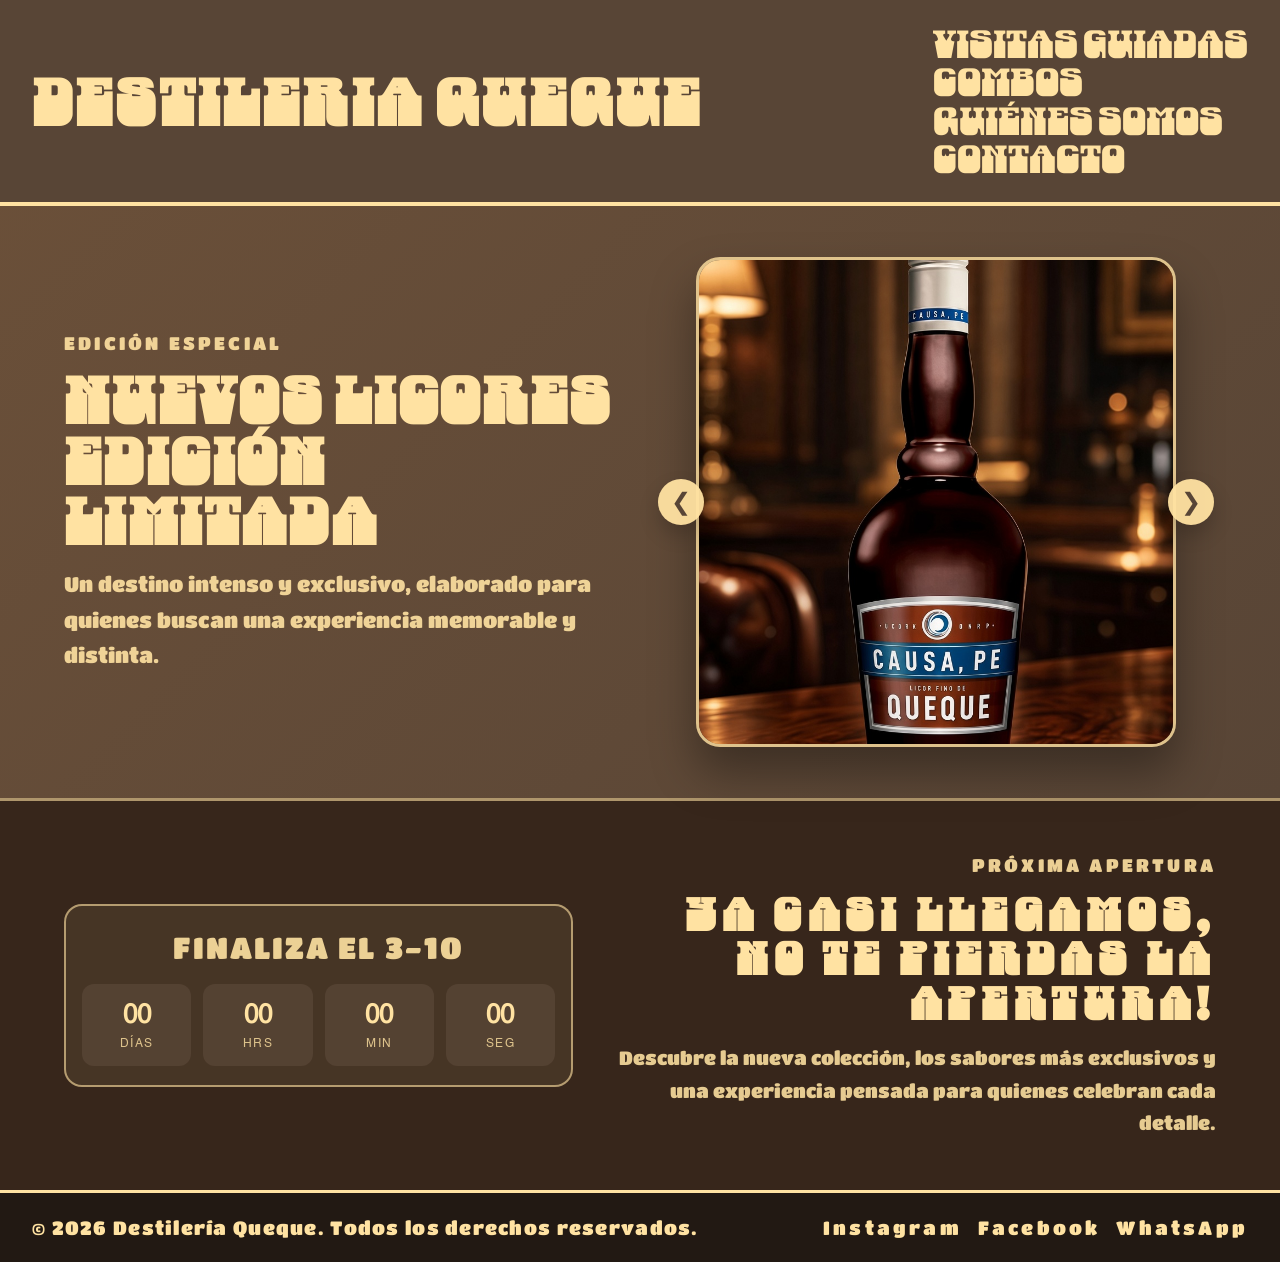
<file: index.html>
<!DOCTYPE html>
<html lang="es-MX">
    <head>
        <meta charset="UTF-8">
        <meta name="viewport" content="width=device-width, initial-scale=1.0">
        <link rel="icon" href="Images/General/icono.png">
        <title>Destileria QUEQUE</title>
        <link rel="stylesheet" href="css/base.css">
        <link rel="stylesheet" href="css/layout.css">
        <link rel="stylesheet" href="css/index.css">
    </head>
    <body>
        <header>
            <a href="index.html"><h1>Destileria QUEQUE</h1></a>
            <nav>
                <a href="charlas.html">Visitas guiadas</a>
                <a href="combos.html">Combos</a>
                <a href="nosotros.html">Quiénes somos</a>
                <a href="#footer">Contacto</a>
            </nav>
        </header>

        <main class="promoHero">
            <section class="textoHero">
                <p class="etiqueta">Edición especial</p>
                <h2>Nuevos licores<br>edición limitada</h2>
                <p class="descripcion">
                    Un destino intenso y exclusivo, elaborado para quienes buscan una experiencia
                    memorable y distinta.
                </p>
            </section>

            <div class="carrusel" aria-label="Carrusel de productos">
                <button class="botonCarrusel anterior" type="button" aria-label="Anterior">&#10094;</button>

                <div class="pistaCarrusel">
                    <img class="slideCarrusel activo"
                        src="Images/index/botellaQueque.jpg"
                        alt="Botella de licor Queque">
                    <img class="slideCarrusel"
                        src="Images/index/botellaQuequeCitric.jpg"
                        alt="Botella de licor Queque citrico">
                </div>

                <button class="botonCarrusel siguiente" type="button" aria-label="Siguiente">&#10095;</button>
            </div>
        </main>

            <section class="panelEvento">
                <div class="ladoIzquierdo">
                    <div class="cajaTemporizador">
                        <p class="etiquetaTemporizador">Finaliza el 3-10</p>
                        <div class="temporizador" data-target="2026-10-03T23:59:59">
                            <div class="bloqueTiempo">
                                <span class="valor" data-unit="days">00</span>
                                <span class="textoTiempo">Días</span>
                            </div>
                            <div class="bloqueTiempo">
                                <span class="valor" data-unit="hours">00</span>
                                <span class="textoTiempo">Hrs</span>
                            </div>
                            <div class="bloqueTiempo">
                                <span class="valor" data-unit="minutes">00</span>
                                <span class="textoTiempo">Min</span>
                            </div>
                            <div class="bloqueTiempo">
                                <span class="valor" data-unit="seconds">00</span>
                                <span class="textoTiempo">Seg</span>
                            </div>
                        </div>
                    </div>
                </div>

                <div class="textoEvento">
                    <p class="etiqueta">Próxima apertura</p>
                    <h3>Ya casi llegamos, no te pierdas la apertura!</h3>
                    <p>
                        Descubre la nueva colección, los sabores más exclusivos y una experiencia
                        pensada para quienes celebran cada detalle.
                    </p>
                </div>
            </section>

            <footer id="footer">
                <p>© 2026 Destilería Queque. Todos los derechos reservados.</p>
                <nav>
                    <a href="https://www.instagram.com/destileriakalmar/" target="_blank" rel="noreferrer">Instagram</a>
                    <a href="https://facebook.com" target="_blank" rel="noreferrer">Facebook</a>
                    <a href="https://wa.me/+5492235401044" target="_blank" rel="noreferrer">WhatsApp</a>
                </nav>
            </footer>

            <script src="js/carrusel.js"></script>
            <script src="js/temporizador.js"></script>
        </body>
    </html>
</file>
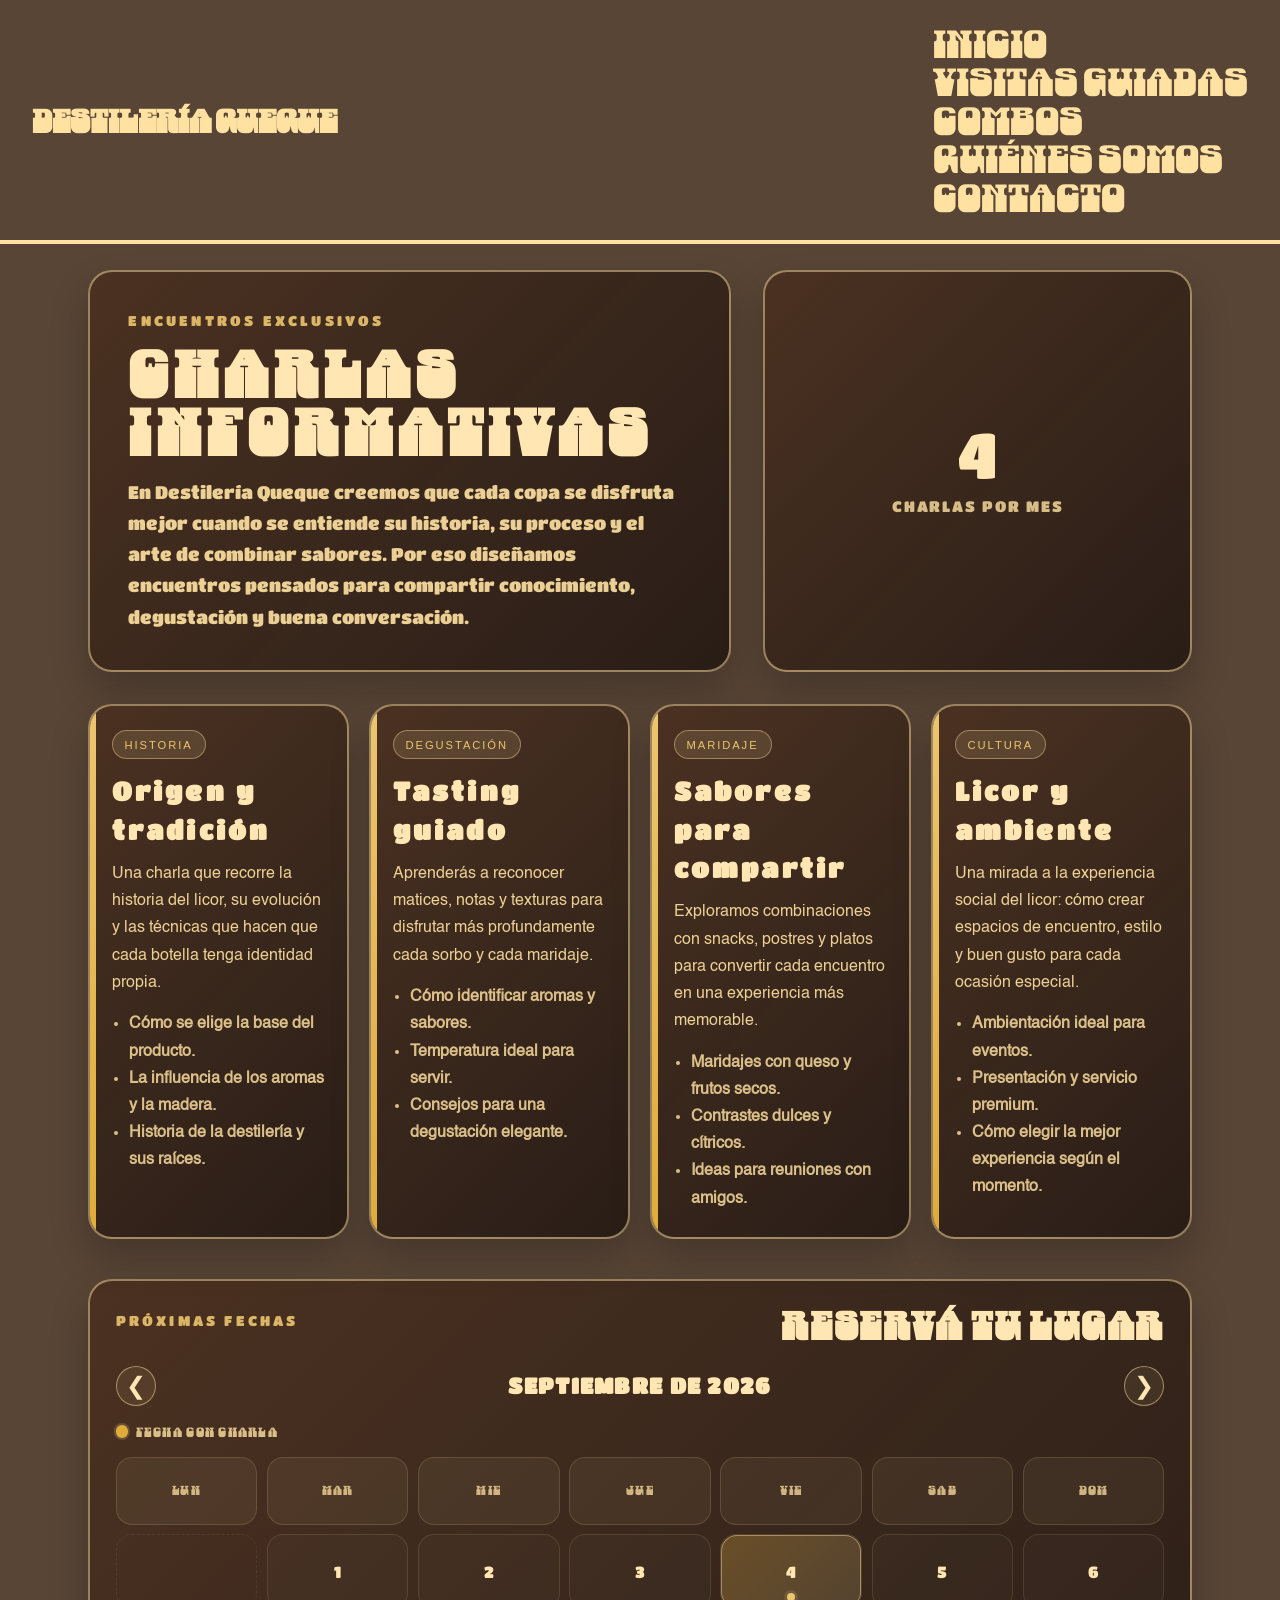
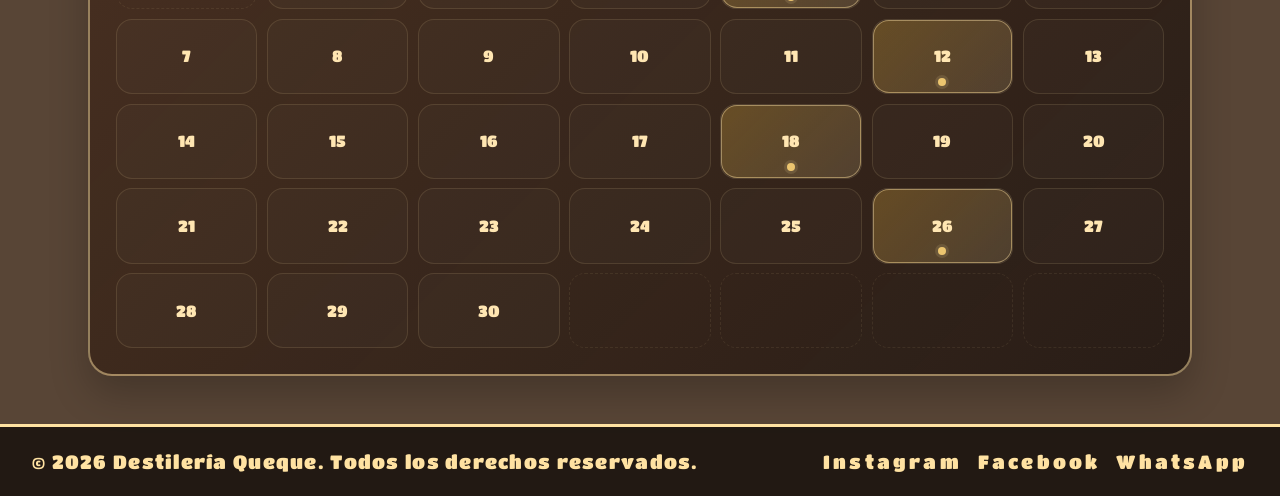
<file: charlas.html>
<!DOCTYPE html>
<html lang="es-MX">
    <head>
        <meta charset="UTF-8">
        <meta name="viewport" content="width=device-width, initial-scale=1.0">
        <link rel="icon" href="Images/General/icono.png">
        <title>Charlas informativas | Destilería Queque</title>
        <link rel="stylesheet" href="css/base.css">
        <link rel="stylesheet" href="css/layout.css">
        <link rel="stylesheet" href="css/index.css">
        <link rel="stylesheet" href="css/charlas.css">
    </head>
    <body>
        <header>
            <h1 class="tituloPrincipal">Destilería QUEQUE</h1>
            <nav>
                <a href="index.html">Inicio</a>
                <a href="charlas.html">Visitas guiadas</a>
                <a href="combos.html">Combos</a>
                <a href="nosotros.html">Quiénes somos</a>
                <a href="#footer">Contacto</a>
            </nav>
        </header>

        <main class="charlasPage">
            <section class="heroCharlas">
                <div class="charlasIntro">
                    <p class="etiqueta">Encuentros exclusivos</p>
                    <h2>Charlas informativas</h2>
                    <p>
                        En Destilería Queque creemos que cada copa se disfruta mejor cuando se entiende su historia,
                        su proceso y el arte de combinar sabores. Por eso diseñamos encuentros pensados para
                        compartir conocimiento, degustación y buena conversación.
                    </p>
                </div>

                <aside class="charlasHighlight">
                    <div class="fichaResumen">
                        <span class="numero">4</span>
                        <span class="descripcion">Charlas por mes</span>
                    </div>
                </aside>
            </section>

            <section class="listaCharlas" aria-label="Temas de charlas informativas">
                <article class="charlaItem">
                    <span class="badge">Historia</span>
                    <h3>Origen y tradición</h3>
                    <p>
                        Una charla que recorre la historia del licor, su evolución y las técnicas que hacen
                        que cada botella tenga identidad propia.
                    </p>
                    <ul>
                        <li>Cómo se elige la base del producto.</li>
                        <li>La influencia de los aromas y la madera.</li>
                        <li>Historia de la destilería y sus raíces.</li>
                    </ul>
                </article>

                <article class="charlaItem">
                    <span class="badge">Degustación</span>
                    <h3>Tasting guiado</h3>
                    <p>
                        Aprenderás a reconocer matices, notas y texturas para disfrutar más profundamente cada
                        sorbo y cada maridaje.
                    </p>
                    <ul>
                        <li>Cómo identificar aromas y sabores.</li>
                        <li>Temperatura ideal para servir.</li>
                        <li>Consejos para una degustación elegante.</li>
                    </ul>
                </article>

                <article class="charlaItem">
                    <span class="badge">Maridaje</span>
                    <h3>Sabores para compartir</h3>
                    <p>
                        Exploramos combinaciones con snacks, postres y platos para convertir cada encuentro en una
                        experiencia más memorable.
                    </p>
                    <ul>
                        <li>Maridajes con queso y frutos secos.</li>
                        <li>Contrastes dulces y cítricos.</li>
                        <li>Ideas para reuniones con amigos.</li>
                    </ul>
                </article>

                <article class="charlaItem">
                    <span class="badge">Cultura</span>
                    <h3>Licor y ambiente</h3>
                    <p>
                        Una mirada a la experiencia social del licor: cómo crear espacios de encuentro, estilo y
                        buen gusto para cada ocasión especial.
                    </p>
                    <ul>
                        <li>Ambientación ideal para eventos.</li>
                        <li>Presentación y servicio premium.</li>
                        <li>Cómo elegir la mejor experiencia según el momento.</li>
                    </ul>
                </article>
            </section>

            <section class="calendarioBloque" aria-labelledby="calendario-title">
                <div class="tituloCalendario">
                    <p class="etiqueta">Próximas fechas</p>
                    <h3 id="calendario-title">Reservá tu lugar</h3>
                </div>

                <div class="calendarHeader">
                    <button id="prevMonth" class="monthControl" type="button" aria-label="Mes anterior">&#10094;</button>
                    <h4 id="monthLabel">Septiembre 2026</h4>
                    <button id="nextMonth" class="monthControl" type="button" aria-label="Mes siguiente">&#10095;</button>
                </div>

                <div class="calendarLegend">
                    <span class="legendItem"><span class="legendDot"></span> Fecha con charla</span>
                </div>

                <div id="calendar" class="calendarGrid" aria-live="polite"></div>
            </section>
        </main>

        <footer id="footer">
            <p>© 2026 Destilería Queque. Todos los derechos reservados.</p>
            <nav>
                <a href="https://www.instagram.com/destileriakalmar/" target="_blank" rel="noreferrer">Instagram</a>
                <a href="https://facebook.com" target="_blank" rel="noreferrer">Facebook</a>
                <a href="https://wa.me/+5492235401044" target="_blank" rel="noreferrer">WhatsApp</a>
            </nav>
        </footer>

        <script src="js/charlas.js" defer></script>
    </body>
</html>
</file>
<file: css/base.css>
/* =========================
!    FUENTES
========================= */
@font-face {
    font-family: 'Danfo';
    src: url('../fonts/Danfo-Regular-VariableFont_ELSH.ttf') format('truetype');
    font-weight: normal;
    font-style: normal;
}

@font-face {
    font-family: 'TitanOne';
    src: url('../fonts/TitanOne-Regular.ttf') format('truetype');
    font-weight: normal;
    font-style: normal;
}

@font-face {
    font-family: 'Smoke';
    src: url('../fonts/Smokum-Regular.ttf') format('truetype');
    font-weight: normal;
    font-style: normal;
}
@font-face {
    font-family: 'Helvatica';
    src: url('../fonts/Helvetica.ttf') format('truetype');
    font-weight: normal;
    font-style: normal;
}
/* ============
!   SCROLBARR
============== */
::-webkit-scrollbar {
    width: 0.5rem;
    background-color: rgb(83, 57, 37);
}
::-webkit-scrollbar-thumb {
    background-color: rgb(245, 204, 118);
    border-radius: 0.5rem;
}
</file>
<file: css/layout.css>
* {
    margin: 0;
    padding: 0;
    box-sizing: border-box;
}

html {
    font-size: 16px;
}

body {
    background-color: rgb(88, 69, 54);
    font-family: 'Danfo', 'Times New Roman', Times, serif;
    overflow-x: hidden;
    line-height: 1.5;
}

header {
    display: flex;
    flex-wrap: wrap;
    justify-content: space-between;
    align-items: center;
    gap: 2rem;
    padding: 1.5rem 2rem;
    color: rgb(255, 226, 162);
    border-bottom: 4px solid rgb(255, 226, 162);
    width: 100%;
    max-width: 100%;
}
header a{
    all:unset;
    text-decoration: none;
    color: rgb(255, 226, 162);  
    cursor:pointer;
}
header>a>h1 {
    display: flex;
    margin: 0;
    flex: 1 1 68%;
    min-width: 0;
    max-width: 100%;
    font-size: clamp(2.6rem, 5vw, 8rem);
    letter-spacing: 0.2rem;
    line-height: 0.9;
    white-space: normal;
    word-break: break-word;
}

header>nav {
    display: flex;
    flex-direction: column;
    justify-content: space-between;
    min-width: 11rem;
    max-width: 100%;
}

header>nav a {
    font-size: clamp(1.2rem, 3vw, 2.7rem);
    line-height: 1;
    transition: all 0.2s ease-in-out;
}

header>nav a:hover {
    color: rgb(224, 171, 56);
    letter-spacing: 2px;
}

footer {
    display: flex;
    font-family: 'TitanOne';
    justify-content: space-between;
    align-items: center;
    gap: 1rem;
    padding: 1.25rem 2rem;
    border-top: 3px solid rgb(255, 226, 162);
    background: rgba(28, 20, 16, 0.9);
    color: rgb(255, 226, 162);
    font-size: 1.2rem;
    letter-spacing: 0.08rem;
}

footer p {
    margin: 0;
}

footer nav {
    display: flex;
    flex-wrap: wrap;
    justify-content: center;
    gap: 1rem;
}

footer a {
    color: rgb(255, 226, 162);
    text-decoration: none;
    transition: all 0.2s ease-in-out;
    letter-spacing: 0.2rem;
}

footer a:hover {
    color: rgb(224, 171, 56);
    transform: translateY(-2px);
}

@media (max-width: 640px) {
    footer {
        flex-direction: column;
        text-align: center;
        padding: 1rem 1.25rem;
    }
}
</file>
<file: css/index.css>
.promoHero {
    display: flex;
    align-items: center;
    justify-content: space-between;
    gap: 2rem;
    padding: clamp(2rem, 4vw, 4rem) clamp(1.5rem, 5vw, 6rem);
    min-height: 60vh;
    background: linear-gradient(135deg, rgba(140, 99, 62, 0.35), rgba(88, 69, 54, 0.8));
}

.textoHero {
    flex: 1;
    max-width: 42rem;
    color: rgb(255, 226, 162);
}

.etiqueta {
    margin-bottom: 0.75rem;
    font-size: 1.1rem;
    font-family: 'TitanOne';
    letter-spacing: 0.2rem;
    text-transform: uppercase;
    opacity: 0.9;
}

.textoHero h2 {
    font-size: clamp(2.5rem, 5vw, 5rem);
    line-height: 0.95;
    letter-spacing: 0.15rem;
    text-transform: uppercase;
    margin-bottom: 1rem;
}

.descripcion {
    font-size: 1.3rem;
    line-height: 1.7;
    font-family: 'TitanOne';
    color: rgba(255, 226, 162, 0.9);
    max-width: 35rem;
}

.carrusel {
    position: relative;
    flex: 1;
    display: flex;
    align-items: center;
    justify-content: center;
    width: min(100%, 540px);
    min-height: 420px;
    margin: 0 auto;
}

.pistaCarrusel {
    position: relative;
    width: min(100%, 480px);
    height: 490px;
    overflow: hidden;
    border-radius: 24px;
    box-shadow: 0 25px 45px rgba(0, 0, 0, 0.35);
    border: 3px solid rgba(255, 226, 162, 0.8);
}

.slideCarrusel {
    position: absolute;
    inset: 0;
    width: 100%;
    height: 100%;
    object-fit: cover;
    opacity: 0;
    pointer-events: none;
    transition: opacity 0.4s ease;
}

.slideCarrusel.activo {
    opacity: 1;
}

.botonCarrusel {
    position: absolute;
    top: 50%;
    transform: translateY(-50%);
    width: 46px;
    height: 46px;
    border: none;
    border-radius: 50%;
    background: rgba(255, 226, 162, 0.95);
    color: rgb(88, 69, 54);
    font-size: 1.5rem;
    cursor: pointer;
    z-index: 2;
    box-shadow: 0 10px 20px rgba(0, 0, 0, 0.18);
    display: grid;
    place-items: center;
    line-height: 1;
}

.botonCarrusel.anterior {
    left: 0.15rem;
}

.botonCarrusel.siguiente {
    right: 0.15rem;
}

.panelEvento {
    display: flex;
    align-items: center;
    justify-content: space-between;
    gap: 2rem;
    padding: clamp(2rem, 4vw, 4rem) clamp(1.5rem, 5vw, 6rem);
    background: rgba(44, 29, 18, 0.75);
    border-top: 3px solid rgba(255, 226, 162, 0.6);
}

.ladoIzquierdo {
    display: flex;
    flex: 1;
    align-items: center;
    justify-content: space-between;
    gap: 1.5rem;
    min-width: 0;
}


.cajaTemporizador {
    flex: 1;
    min-width: 260px;
    padding: 1.2rem 1rem;
    border: 2px solid rgba(255, 226, 162, 0.6);
    border-radius: 18px;
    background: rgba(255, 226, 162, 0.08);
    color: rgb(255, 226, 162);
    text-align: center;
}

.etiquetaTemporizador {
    font-family: 'TitanOne';
    margin-bottom: 0.8rem;
    font-size: 1.9rem;
    letter-spacing: 0.12rem;
    text-transform: uppercase;
    opacity: 0.9;
}

.temporizador {
    font-family: 'Helvatica';
    display: grid;
    grid-template-columns: repeat(4, minmax(60px, 1fr));
    gap: 0.75rem;
}

.bloqueTiempo {
    display: flex;
    flex-direction: column;
    align-items: center;
    justify-content: center;
    padding: 0.8rem 0.5rem;
    background: rgba(88, 69, 54, 0.8);
    border-radius: 12px;
}

.valor {
    font-size: clamp(1.4rem, 2vw, 2.3rem);
    font-weight: 700;
    color: rgb(255, 226, 162);
}

.textoTiempo {
    font-size: 0.75rem;
    letter-spacing: 0.08rem;
    text-transform: uppercase;
    opacity: 0.8;
}

.textoEvento {
    flex: 1.2;
    color: rgb(255, 226, 162);
    text-align: right;
    min-width: 0;
}

.textoEvento h3 {
    font-size: clamp(1.8rem, 3.5vw, 4rem);
    line-height: 1;
    letter-spacing: 0.15em;
    margin-bottom: 1rem;
    text-transform: uppercase;
    word-break: break-word;
}

.textoEvento p:last-child {
    font-size: clamp(1rem, 1.8vw, 1.2rem);
    font-family: 'TitanOne';
    line-height: 1.7;
    color: rgba(255, 226, 162, 0.88);
}
@media (max-width: 980px) {
    header {
        justify-content: center;
        text-align: center;
    }

    header>h1,
    header>nav {
        flex-basis: 100%;
    }

    header>nav {
        align-items: center;
    }

    .promoHero,
    .panelEvento {
        flex-direction: column;
        align-items: stretch;
    }

    .textoHero,
    .textoEvento {
        text-align: center;
        max-width: none;
    }

    .ladoIzquierdo {
        width: 100%;
        flex-wrap: wrap;
        justify-content: center;
    }

    .textoEvento h3 {
        letter-spacing: 0.08em;
    }
}

@media (max-width: 620px) {
    header {
        padding: 1rem 1rem 1.2rem;
    }

    header>nav {
        width: 100%;
        align-items: center;
    }

    .promoHero,
    .panelEvento {
        padding-left: 1rem;
        padding-right: 1rem;
    }

    .etiqueta,
    .descripcion,
    .textoEvento p:last-child,
    .etiquetaTemporizador {
        font-size: 1rem;
    }

    .carrusel {
        min-height: 320px;
    }

    .pistaCarrusel {
        height: 320px;
    }

    .temporizador {
        grid-template-columns: repeat(2, minmax(70px, 1fr));
    }

    .cajaTemporizador {
        min-width: 0;
    }
}
</file>
<file: css/charlas.css>
:root {
    --beige-claro: rgb(255, 230, 178);
    --beige-medio: rgb(236, 197, 111);
    --marron-oscuro: rgb(41, 26, 19);
    --marron-profundo: rgb(77, 52, 34);
    --marron-suave: rgb(110, 80, 54);
    --dorado: rgb(224, 171, 56);
    --blanco: rgb(248, 239, 216);
    --shadow: rgba(0, 0, 0, 0.22);
}

.charlasPage {
    max-width: 1200px;
    margin: 0 auto;
    padding: clamp(1.5rem, 2vw, 3rem) clamp(1.25rem, 4vw, 3rem) 3rem;
    color: var(--beige-claro);
}

.heroCharlas {
    display: grid;
    grid-template-columns: 1.2fr 0.8fr;
    gap: 2rem;
    align-items: stretch;
    margin-bottom: 2rem;
}

.charlasIntro,
.charlasHighlight,
.charlaItem,
.calendarioBloque {
    background: linear-gradient(135deg, rgba(74, 48, 32, 0.92), rgba(33, 23, 18, 0.86));
    border: 2px solid rgba(255, 226, 162, 0.5);
    border-radius: 24px;
    box-shadow: 0 18px 38px var(--shadow);
}

.charlasIntro {
    padding: clamp(1.5rem, 3vw, 3rem);
}

.etiqueta {
    font-size: 0.9rem;
    text-transform: uppercase;
    letter-spacing: 0.2rem;
    font-family: 'TitanOne';
    color: var(--beige-medio);
    margin-bottom: 0.8rem;
}

.charlasIntro h2 {
    font-size: clamp(2.2rem, 5vw, 5rem);
    line-height: 0.9;
    letter-spacing: 0.08em;
    text-transform: uppercase;
    margin-bottom: 1rem;
    color: var(--beige-claro);
}

.charlasIntro p:last-child {
    font-family: 'TitanOne', sans-serif;
    font-size: 1.15rem;
    line-height: 1.7;
    color: rgba(255, 226, 162, 0.9);
    max-width: 45rem;
}

.charlasHighlight {
    display: flex;
    align-items: center;
    justify-content: center;
    padding: 1.5rem;
}

.fichaResumen {
    width: 100%;
    text-align: center;
}

.fichaResumen .numero {
    display: block;
    font-family: 'TitanOne';
    font-size: clamp(2.4rem, 8vw, 4rem);
    color: var(--beige-claro);
    line-height: 1;
    margin-bottom: 0.5rem;
}

.fichaResumen .descripcion {
    font-size: 0.95rem;
    letter-spacing: 0.12rem;
    text-transform: uppercase;
    color: rgba(255, 226, 162, 0.8);
}

.listaCharlas {
    display: grid;
    gap: 1.25rem;
    grid-template-columns: repeat(auto-fit, minmax(260px, 1fr));
    margin-bottom: 2.5rem;
}

.charlaItem {
    padding: 1.5rem 1.35rem;
    position: relative;
    overflow: hidden;
}

.charlaItem::before {
    content: "";
    position: absolute;
    inset: 0 auto 0 0;
    width: 6px;
    background: linear-gradient(180deg, var(--beige-medio), var(--dorado));
}

.charlaItem .badge {
    font-family: "Helvetica";
    display: inline-block;
    padding: 0.32rem 0.75rem;
    margin-bottom: 0.8rem;
    border-radius: 999px;
    background: rgba(255, 226, 162, 0.12);
    border: 1px solid rgba(255, 226, 162, 0.4);
    font-size: 0.7rem;
    letter-spacing: 0.12rem;
    text-transform: uppercase;
    color: var(--beige-medio);
}

.charlaItem h3 {
    font-family: 'TitanOne';
    letter-spacing: 0.2rem;
    margin-bottom: 0.75rem;
    font-size: clamp(1.3rem, 2vw, 2rem);
    color: var(--beige-claro);
}

.charlaItem p {
    font-family: 'Helvatica';
    font-size: 1rem;
    line-height: 1.7;
    color: rgba(255, 226, 162, 0.9);
    margin-bottom: 0.9rem;
}

.charlaItem ul {
    font-family: 'Helvatica';
    font-weight: bolder;
    margin: 0;
    padding-left: 1.1rem;
    color: rgba(255, 226, 162, 0.82);
    line-height: 1.7;
}

.calendarioBloque {
    padding: clamp(1.5rem, 2vw, 2.2rem);
}

.tituloCalendario {
    display: flex;
    align-items: end;
    justify-content: space-between;
    gap: 1rem;
    margin-bottom: 1.3rem;
    flex-wrap: wrap;
}

.tituloCalendario h3 {
    font-size: clamp(1.8rem, 3vw, 3rem);
    line-height: 1;
    text-transform: uppercase;
    letter-spacing: 0.05em;
    color: var(--beige-claro);
}

.calendarHeader {
    display: flex;
    align-items: center;
    justify-content: space-between;
    gap: 1rem;
    margin-bottom: 1rem;
    font-family: 'TitanOne';
}

.calendarHeader h4 {
    font-size: 1.4rem;
    letter-spacing: 0.08rem;
    text-transform: uppercase;
    color: var(--beige-claro);
}

.monthControl {
    width: 2.5rem;
    height: 2.5rem;
    border: 1px solid rgba(255, 226, 162, 0.5);
    background: rgba(255, 226, 162, 0.08);
    color: var(--beige-claro);
    border-radius: 50%;
    cursor: pointer;
    font-size: 1.5rem;
    transition: transform 0.2s ease, background 0.2s ease;
}

.monthControl:hover {
    background: rgba(255, 226, 162, 0.15);
    transform: translateY(-2px);
}

.calendarLegend {
    display: flex;
    flex-wrap: wrap;
    gap: 0.9rem 1.2rem;
    margin-bottom: 1rem;
    color: rgba(255, 226, 162, 0.8);
    font-size: 0.82rem;
    letter-spacing: 0.08rem;
    text-transform: uppercase;
}

.legendItem {
    display: inline-flex;
    align-items: center;
    gap: 0.45rem;
}

.legendDot {
    width: 0.8rem;
    height: 0.8rem;
    border-radius: 50%;
    background: var(--dorado);
    display: inline-block;
    box-shadow: 0 0 0 2px rgba(255, 226, 162, 0.18);
}

.calendarGrid {
    display: grid;
    grid-template-columns: repeat(7, minmax(0, 1fr));
    gap: 0.6rem;
}

.weekdayCell,
.dayCell {
    min-height: 4.2rem;
    display: flex;
    align-items: center;
    justify-content: center;
    border-radius: 16px;
}

.weekdayCell {
    background: rgba(255, 226, 162, 0.06);
    border: 1px solid rgba(255, 226, 162, 0.15);
    font-size: 0.8rem;
    letter-spacing: 0.08rem;
    text-transform: uppercase;
    color: rgba(255, 226, 162, 0.75);
}

.dayCell {
    background: rgba(255, 255, 255, 0.02);
    border: 1px solid rgba(255, 226, 162, 0.12);
    color: var(--beige-claro);
    position: relative;
    min-height: 4.7rem;
}

.dayCell.isEmpty {
    background: transparent;
    border: 1px dashed rgba(255, 226, 162, 0.08);
}

.dayLink {
    width: 100%;
    height: 100%;
    display: flex;
    align-items: center;
    justify-content: center;
    border-radius: inherit;
    text-decoration: none;
    color: var(--beige-claro);
    font-family: 'TitanOne';
    font-size: 1rem;
    transition: transform 0.2s ease, background 0.2s ease, box-shadow 0.2s ease;
}

.dayLink:hover {
    transform: translateY(-2px);
    box-shadow: 0 8px 18px rgba(0, 0, 0, 0.18);
}

.dayLink.hasEvent {
    background: linear-gradient(135deg, rgba(224, 171, 56, 0.28), rgba(255, 226, 162, 0.14));
    border: 1px solid rgba(255, 226, 162, 0.45);
}

.dayLink.hasEvent::after {
    content: "";
    position: absolute;
    bottom: 0.45rem;
    width: 0.5rem;
    height: 0.5rem;
    border-radius: 50%;
    background: var(--beige-medio);
    box-shadow: 0 0 0 3px rgba(255, 226, 162, 0.12);
}

.dayLink.today {
    outline: 2px solid var(--dorado);
    outline-offset: 1px;
}

@media (max-width: 820px) {
    .heroCharlas {
        grid-template-columns: 1fr;
    }
}

@media (max-width: 560px) {
    .charlasPage {
        padding-left: 0.9rem;
        padding-right: 0.9rem;
    }

    .calendarGrid {
        gap: 0.45rem;
    }

    .weekdayCell,
    .dayCell {
        min-height: 3.6rem;
    }

    .tituloCalendario {
        align-items: flex-start;
    }
}
</file>
